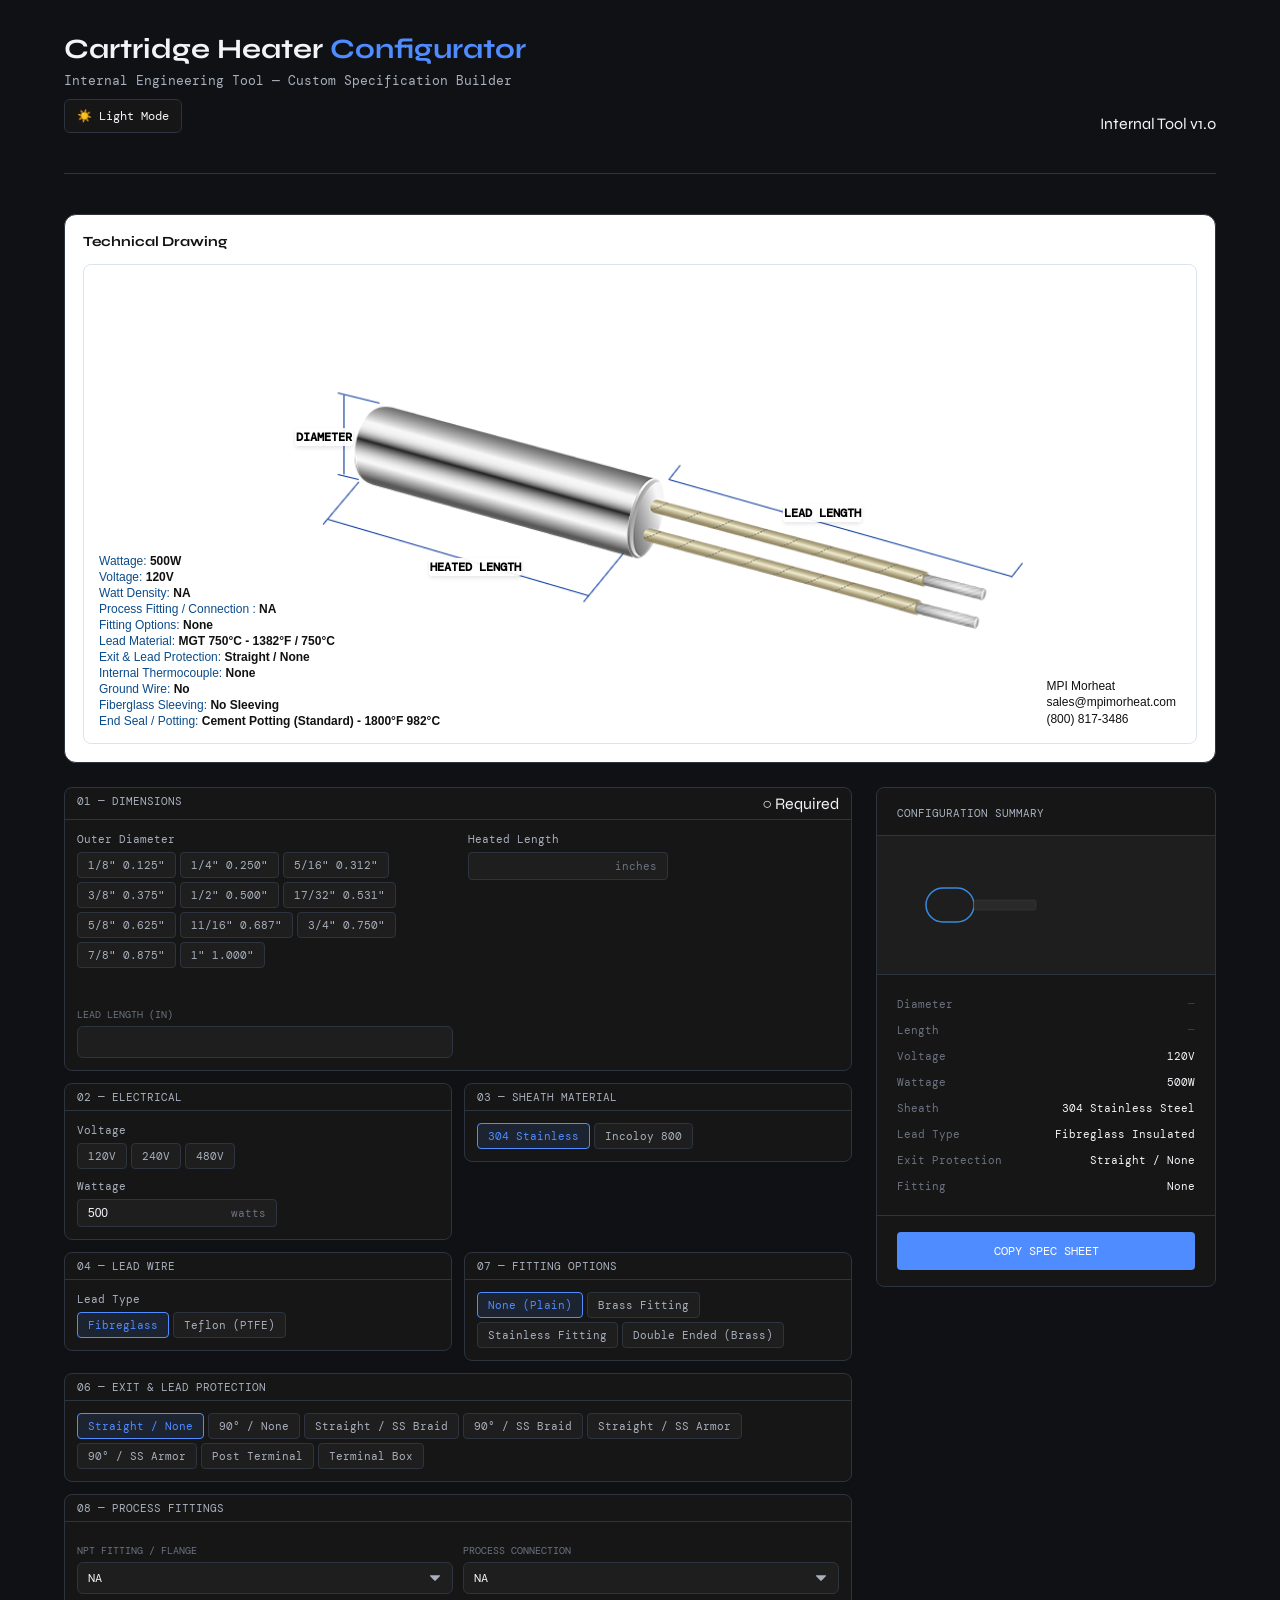
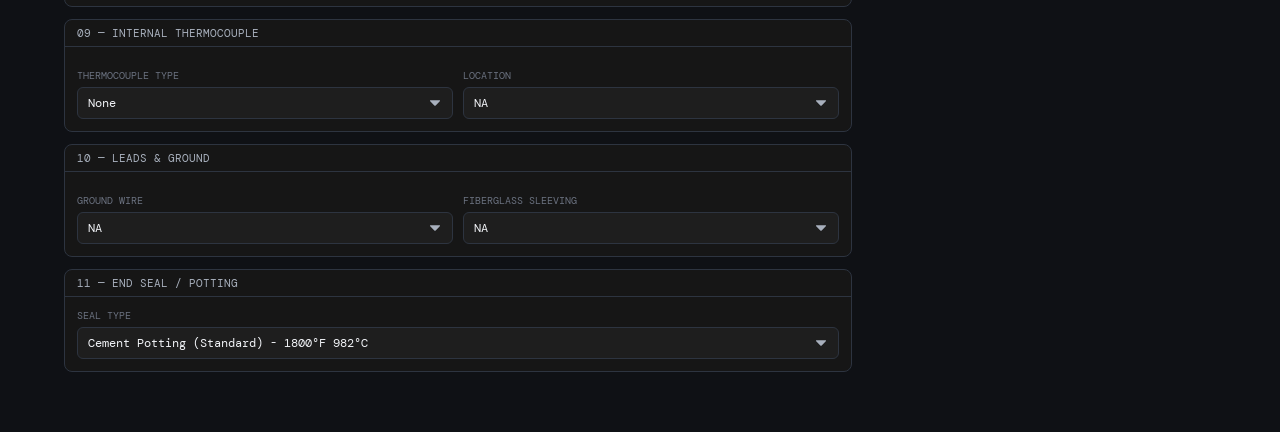
<file: cartridge-heater-configurator.html>
<!DOCTYPE html>
<html lang="en">
<head>
  <meta charset="UTF-8">
  <meta name="viewport" content="width=device-width, initial-scale=1.0">
  <title>Cartridge Heater Configurator</title>
  <link rel="preconnect" href="https://fonts.googleapis.com">
  <link rel="preconnect" href="https://fonts.gstatic.com" crossorigin>
  <link href="https://fonts.googleapis.com/css2?family=DM+Mono:wght@400;500&family=Syne:wght@400;500;600;700&display=swap" rel="stylesheet">
  <link rel="stylesheet" href="styles.css" />
</head>
<body>

<div class="app">
  <header>
    <div class="header-left">
      <h1>Cartridge Heater <span>Configurator</span></h1>
      <p>Internal Engineering Tool — Custom Specification Builder</p>
      <button id="themeToggle" class="theme-toggle">☀️ Light Mode</button>
    </div>
    <div class="header-badge">Internal Tool v1.0</div>
  </header>

  <div class="drawing-panel">
    <div class="drawing-toolbar">
      <span>Technical Drawing</span>
    </div>
      <div class="drawing-stage" id="drawingStage">
        <img id="heaterBaseImage" src="images/base-heater.png" class="heater-image" />
        
        <div class="dim-label" id="dimLength">4.0"</div>
        <div class="dim-label" id="dimDiameter">0.5"</div>
        <div class="dim-label" id="dimLead">12"</div>
        <div class="dim-label" id="dimProt" style="display:none;">2.0"</div>

        <div class="drawing-specs-overlay">
          <div class="specs-col" id="drawingSpecsList">
            </div>
          <div class="contact-col">
            MPI Morheat<br>
            sales@mpimorheat.com<br>
            (800) 817-3486
          </div>
        </div>
      </div>
  </div>

  <div class="layout">
    <div class="config-col sections-grid">

      <div class="section span-2">
        <div class="section-header">
          <span class="section-title">01 — Dimensions</span>
          <span class="section-status status-required" id="st-dims">○ Required</span>
        </div>
        <div class="section-body">
          <div class="two-col">
            <div class="field">
              <div class="field-label">Outer Diameter</div>
              <div class="opts" id="diam-opts">
                <div class="opt" data-group="diam" data-val="0.25" onclick="selectOpt(this)">1/4" <span class="sub">0.250"</span></div>
                <div class="opt" data-group="diam" data-val="0.375" onclick="selectOpt(this)">3/8" <span class="sub">0.375"</span></div>
                <div class="opt" data-group="diam" data-val="0.5" onclick="selectOpt(this)">1/2" <span class="sub">0.500"</span></div>
                <div class="opt" data-group="diam" data-val="0.625" onclick="selectOpt(this)">5/8" <span class="sub">0.625"</span></div>
                <div class="opt" data-group="diam" data-val="0.75" onclick="selectOpt(this)">3/4" <span class="sub">0.750"</span></div>
                <div class="opt" data-group="diam" data-val="1.0" onclick="selectOpt(this)">1" <span class="sub">1.000"</span></div>
              </div>
            </div>
            <div class="field">
              <div class="field-label">Heated Length</div>
              <div class="num-wrap">
                <input type="number" id="length-in" min="0.5" max="48" step="0.5" oninput="updateCalc()">
                <span class="num-unit">inches</span>
              </div>
            </div>
            <div class="input-grid span-2">
              <div class="input-group">
                <label>Lead Length (in)</label>
                <input type="number" id="lead-in" value="" step="1" oninput="updateCalc()">
              </div>
              <div class="input-group" id="prot-len-group" style="display:none;">
                <label>Prot. Length (in)</label>
                <input type="number" id="prot-in" value="" step="0.1" oninput="updateCalc()">
              </div>
            </div>
          </div>
        </div>
      </div>

      <div class="section">
        <div class="section-header">
          <span class="section-title">02 — Electrical</span>
        </div>
        <div class="section-body">
          <div class="field">
            <div class="field-label">Voltage</div>
            <div class="opts" id="volt-opts">
              <div class="opt" data-group="volt" data-val="120" onclick="selectOpt(this)">120V</div>
              <div class="opt" data-group="volt" data-val="240" onclick="selectOpt(this)">240V</div>
              <div class="opt" data-group="volt" data-val="480" onclick="selectOpt(this)">480V</div>
            </div>
          </div>
          <div class="field">
            <div class="field-label">Wattage</div>
            <div class="num-wrap">
              <input type="number" id="watt-in" min="50" max="12000" step="50" placeholder="e.g. 500" oninput="updateCalc()">
              <span class="num-unit">watts</span>
            </div>
          </div>
        </div>
      </div>

      <div class="section">
        <div class="section-header">
          <span class="section-title">03 — Sheath Material</span>
        </div>
        <div class="section-body">
          <div class="opts" id="sheath-opts">
            <div class="opt" data-group="sheath" data-val="ss304" onclick="selectOpt(this)">304 Stainless</div>
            <div class="opt" data-group="sheath" data-val="incoloy800" onclick="selectOpt(this)">Incoloy 800</div>
          </div>
        </div>
      </div>

      <div class="section">
        <div class="section-header">
          <span class="section-title">04 — Lead Wire</span>
        </div>
        <div class="section-body">
          <div class="field">
            <div class="field-label">Lead Type</div>
            <div class="opts" id="lead-opts">
              <div class="opt" data-group="lead" data-val="fiberglass" onclick="selectOpt(this)">Fibreglass</div>
              <div class="opt" data-group="lead" data-val="teflon" onclick="selectOpt(this)">Teflon (PTFE)</div>
            </div>
          </div>
        </div>
      </div>

      <div class="section">
        <div class="section-header">
          <span class="section-title">07 — Fitting Options</span>
        </div>
        <div class="section-body">
          <div class="opts" id="fit-opts">
            <div class="opt selected" data-group="fit" data-val="none" onclick="selectOpt(this)">None (Plain)</div>
            <div class="opt" data-group="fit" data-val="brass" onclick="selectOpt(this)">Brass Fitting</div>
            <div class="opt" data-group="fit" data-val="stainless" onclick="selectOpt(this)">Stainless Fitting</div>
            <div class="opt" data-group="fit" data-val="double" onclick="selectOpt(this)">Double Ended (Brass)</div>
          </div>
        </div>
      </div>

      <div class="section span-2">
        <div class="section-header">
          <span class="section-title">06 — Exit & Lead Protection</span>
        </div>
        <div class="section-body">
          <div class="opts" id="exit-opts">
            <div class="opt selected" data-group="exit" data-val="straight_none" onclick="selectOpt(this)">Straight / None</div>
            <div class="opt" data-group="exit" data-val="90_none" onclick="selectOpt(this)">90° / None</div>
            <div class="opt" data-group="exit" data-val="straight_braid" onclick="selectOpt(this)">Straight / SS Braid</div>
            <div class="opt" data-group="exit" data-val="90_braid" onclick="selectOpt(this)">90° / SS Braid</div>
            <div class="opt" data-group="exit" data-val="straight_armor" onclick="selectOpt(this)">Straight / SS Armor</div>
            <div class="opt" data-group="exit" data-val="90_armor" onclick="selectOpt(this)">90° / SS Armor</div>
            <div class="opt" data-group="exit" data-val="post" onclick="selectOpt(this)">Post Terminal</div>
            <div class="opt" data-group="exit" data-val="box" onclick="selectOpt(this)">Terminal Box</div>
          </div>
        </div>
      </div>

      <div class="section span-2">
        <div class="section-header">
          <span class="section-title">08 — Process Fittings</span>
        </div>
        <div class="section-body">
          <div class="input-grid">
            <div class="input-group">
              <label>NPT Fitting / Flange</label>
              <select id="npt-type" onchange="updateCustomSelect(this, 'nptType')">
                <option value="na">NA</option>
                <option value="npt_process">NPT Process Fitting</option>
                <option value="flange">Flange</option>
              </select>
            </div>
            <div class="input-group">
              <label>Process Connection</label>
              <select id="process-conn" onchange="updateCustomSelect(this, 'processConn')">
                <option value="na">NA</option>
                <option value="1/4_npt">1/4" NPT</option>
                <option value="3/8_npt">3/8" NPT</option>
                <option value="1/2_npt">1/2" NPT</option>
              </select>
            </div>
          </div>
        </div>
      </div>

      <div class="section span-2">
        <div class="section-header">
          <span class="section-title">09 — Internal Thermocouple</span>
        </div>
        <div class="section-body">
          <div class="input-grid">
            <div class="input-group">
              <label>Thermocouple Type</label>
              <select id="tcouple-type" onchange="updateCustomSelect(this, 'tcouple')">
                <option value="none">None</option>
                <option value="type_j">Type J</option>
                <option value="type_k">Type K</option>
              </select>
            </div>
            <div class="input-group">
              <label>Location</label>
              <select id="tcouple-loc" onchange="updateCustomSelect(this, 'tcoupleLoc')">
                <option value="na">NA</option>
                <option value="disk">Disk End</option>
                <option value="middle_sheath">Middle (Sheath Temp)</option>
                <option value="middle_heater">Middle (Heater Temp)</option>
              </select>
            </div>
          </div>
        </div>
      </div>

      <div class="section span-2">
        <div class="section-header">
          <span class="section-title">10 — Leads & Ground</span>
        </div>
        <div class="section-body">
          <div class="input-grid">
            <div class="input-group">
              <label>Ground Wire</label>
              <select id="ground-wire" onchange="updateCustomSelect(this, 'ground')">
                <option value="na">NA</option>
                <option value="yes">Yes</option>
              </select>
            </div>
            <div class="input-group">
              <label>Fiberglass Sleeving</label>
              <select id="fiberglass-sleeve" onchange="updateCustomSelect(this, 'sleeving')">
                <option value="na">NA</option>
                <option value="1_sleeve">1 sleeve over both leads</option>
              </select>
            </div>
          </div>
        </div>
      </div>

      <div class="section span-2">
        <div class="section-header">
          <span class="section-title">11 — End Seal / Potting</span>
        </div>
        <div class="section-body">
          <div class="input-group">
              <label>Seal Type</label>
              <select id="end-seal" onchange="updateCustomSelect(this, 'seal')">
                <option value="cement">Cement Potting (Standard) - 1800°F 982°C</option>
                <option value="teflon">Teflon Seal - 300°F 149°C</option>
              </select>
            </div>
        </div>
      </div>

    </div>

    <div>
      <div class="summary">
        <div class="sum-header">
          <span class="sum-header-title">Configuration Summary</span>
        </div>

        <div class="vis-wrap">
          <svg id="heater-svg" width="280" height="90" viewBox="0 0 280 90">
            <g id="svg-fitting-npt" opacity="0">
              <rect x="185" y="25" width="15" height="40" fill="#666" />
              <rect x="200" y="30" width="8" height="30" fill="#888" />
            </g>
            <rect id="svg-fitting-flange" x="195" y="15" width="8" height="60" fill="#777" opacity="0" />

            <rect id="h-body" x="20" y="28" width="180" height="34" rx="17" fill="#1e1e1e" stroke="#e8622a" stroke-width="1.5"/>
            
            <rect id="svg-hose" x="200" y="38" width="60" height="14" fill="#444" stroke="#666" stroke-width="1" stroke-dasharray="2,2" opacity="0" />
            
            <rect id="h-lead" x="200" y="40" width="62" height="10" rx="2" fill="#2a2a2a" stroke="#3d3d3d" stroke-width="0.5"/>
          </svg>
        </div>

        <div class="spec-list">
          <div class="spec-row"><span class="spec-k">Diameter</span><span class="spec-v empty" id="sv-diam">—</span></div>
          <div class="spec-row"><span class="spec-k">Length</span><span class="spec-v empty" id="sv-len">—</span></div>
          <div class="spec-row"><span class="spec-k">Voltage</span><span class="spec-v empty" id="sv-volt">—</span></div>
          <div class="spec-row"><span class="spec-k">Wattage</span><span class="spec-v empty" id="sv-watt">—</span></div>
          <div class="spec-row"><span class="spec-k">Sheath</span><span class="spec-v empty" id="sv-sheath">—</span></div>
          <div class="spec-row"><span class="spec-k">Lead Type</span><span class="spec-v empty" id="sv-lead">—</span></div>
          <div class="spec-row"><span class="spec-k">Exit Protection</span><span class="spec-v" id="sv-exit">None</span></div>
          <div class="spec-row"><span class="spec-k">Fitting</span><span class="spec-v" id="sv-fit">None</span></div>
        </div>

        <div class="btn-wrap">
          <button class="btn btn-primary" onclick="copySpecToClipboard()">Copy Spec Sheet</button>
        </div>
      </div>
    </div>
  </div>
</div>

<div class="toast" id="toast"></div>
<script src="script.js"></script>
</body>
</html>
</file>
<file: styles.css>
:root {
  --bg: #0f1115;
  --panel: #171a21;
  --surface: #161616;
  --surface2: #1e1e1e;
  --border: #2d3440;
  --border-hover: #3d3d3d;
  --accent: #4f8cff;
  --accent-dim: rgba(79, 140, 255, 0.12);
  --text: #f2f4f8;
  --text-muted: #a8b0bd;
  --text-dim: #6b7280;
  --green: #4caf7d;
  --mono: 'DM Mono', monospace;
  --sans: 'Syne', sans-serif;
}

body.light {
  --bg: #f5f7fb;
  --panel: #ffffff;
  --surface: #ffffff;
  --surface2: #f9fafb;
  --border: #d8dee9;
  --border-hover: #c1c9d6;
  --accent: #2563eb;
  --accent-dim: rgba(37, 99, 235, 0.1);
  --text: #111827;
  --text-muted: #6b7280;
  --text-dim: #9ca3af;
}

*, *::before, *::after { box-sizing: border-box; margin: 0; padding: 0; }

body {
  background: var(--bg);
  color: var(--text);
  font-family: var(--sans);
  min-height: 100vh;
  overflow-x: hidden;
  transition: background 0.3s, color 0.3s;
}

.app {
  max-width: 1200px;
  margin: 0 auto;
  padding: 0 24px 60px;
}

header {
  display: flex;
  align-items: flex-end;
  justify-content: space-between;
  padding: 32px 0 40px;
  border-bottom: 1px solid var(--border);
  margin-bottom: 40px;
  gap: 16px;
}

.header-left h1 { font-size: 28px; margin-bottom: 6px; }
.header-left h1 span { color: var(--accent); }
.header-left p { font-size: 13px; color: var(--text-muted); font-family: var(--mono); }

.theme-toggle {
  border: 1px solid var(--border);
  background: var(--surface);
  color: var(--text);
  padding: 8px 12px;
  border-radius: 6px;
  cursor: pointer;
  margin-top: 10px;
  font-family: var(--mono);
  font-size: 12px;
}

.drawing-panel {
  background: #ffffff;
  color: #111111;
  border: 1px solid var(--border);
  padding: 18px;
  border-radius: 12px;
  margin-bottom: 24px;
}

.drawing-toolbar { 
  font-size: 14px; 
  font-weight: 700; 
  margin-bottom: 14px; 
  display: flex; 
  justify-content: space-between; 
  align-items: center; 
}

.drawing-toolbar-actions {
  display: flex;
  gap: 8px;
}

.drawing-toolbar-btn {
  border: 1px solid #c8d3e0;
  background: #ffffff;
  color: #333;
  padding: 5px 11px;
  border-radius: 5px;
  cursor: pointer;
  font-family: var(--mono);
  font-size: 11px;
  font-weight: 600;
  transition: background 0.15s, border-color 0.15s;
}

.drawing-toolbar-btn:hover {
  background: #f0f4fa;
  border-color: #a0b0c8;
}

.drawing-toolbar-btn:active {
  background: #e4eaf4;
}

.drawing-stage {
  position: relative;
  width: 100%;
  min-height: 480px; /* Increased height to make room for text overlay */
  background: #ffffff;
  border: 1px solid #dbe3ee;
  border-radius: 8px;
  display: flex;
  align-items: center;
  justify-content: center;
  overflow: hidden;
  
}

.heater-image {
  max-width: 70%;
  max-height: 500px; /* Increased from 280px to give 90-deg heaters more vertical room */
  object-fit: contain; 
  transition: opacity 0.2s;
}
.heater-image.small-exit {
  transform: scale(0.75); /* Visually shrinks the image by 30% */
}

.hidden { display: none; }

/* styles.css */
.dim-label {
  position: absolute;
  font-family: var(--mono);
  font-size: 12px;
  font-weight: bold;
  background: rgba(255, 255, 255, 0.9); /* Slightly more opaque */
  color: #000000; /* Force black text */
  padding: 1px 1px;
  border: 0px solid #dbe3ee;
  border-radius: 4px;
  pointer-events: none;
  white-space: nowrap;
  z-index: 100; /* Ensure it sits on top of the image */
  box-shadow: 0 2px 4px rgba(0,0,0,0.1);
  user-select: none;

}

/* NEW: Drawing Specifics Overlay Styling */
.drawing-specs-overlay {
  position: absolute;
  bottom: 15px;
  left: 15px;
  right: 20px;
  display: flex;
  justify-content: space-between;
  align-items: flex-end;
  font-size: 12px;
  font-family: Arial, sans-serif; /* Clean sans-serif matching screenshot */
  pointer-events: none;
  text-align: left;
}

.specs-col {
  display: flex;
  flex-direction: column;
  gap: 2px;
}

.spec-line .sl-lbl {
  color: #0b4b8a; /* Dark blue from website reference */
}

.spec-line .sl-val {
  font-weight: 600;
  color: #111;
}

.contact-col {
  text-align: left;
  color: #111;
  line-height: 1.4;
}

.layout {
  display: grid;
  grid-template-columns: 1fr 340px;
  gap: 24px;
  align-items: start;
}

/* --- COMPACT LAYOUT ENGINE --- */
.sections-grid {
  display: grid;
  grid-template-columns: repeat(auto-fill, minmax(340px, 1fr));
  gap: 12px;
  align-items: start;
}

.sections-grid .section {
  margin-bottom: 0;
}

.sections-grid .section.span-2 {
  grid-column: span 2;
}

.span-2 {
  grid-column: 1 / -1;
}

.dims-grid {
  display: grid;
  grid-template-columns: 1fr auto;
  gap: 16px;
  align-items: start;
}

.dims-right {
  display: flex;
  flex-direction: column;
  gap: 8px;
  min-width: 160px;
}

/* Selects used directly in section-body (not inside .input-group) */
.section-body select {
  width: 100%;
  background: var(--surface2);
  border: 1px solid var(--border);
  border-radius: 6px;
  padding: 7px 10px;
  color: var(--text);
  font-family: var(--mono);
  font-size: 12px;
  outline: none;
  cursor: pointer;
  appearance: none;
  background-image: url("data:image/svg+xml;charset=US-ASCII,%3Csvg%20xmlns%3D%22http%3A%2F%2Fwww.w3.org%2F2000%2Fsvg%22%20width%3D%22292.4%22%20height%3D%22292.4%22%3E%3Cpath%20fill%3D%22%23a8b0bd%22%20d%3D%22M287%2069.4a17.6%2017.6%200%200%200-13-5.4H18.4c-5%200-9.3%201.8-12.9%205.4A17.6%2017.6%200%200%200%200%2082.2c0%205%201.8%209.3%205.4%2012.9l128%20127.9c3.6%203.6%207.8%205.4%2012.8%205.4s9.2-1.8%2012.8-5.4L287%2095c3.5-3.5%205.4-7.8%205.4-12.8%200-5-1.9-9.2-5.5-12.8z%22%2F%3E%3C%2Fsvg%3E");
  background-repeat: no-repeat;
  background-position: right 10px top 50%;
  background-size: 9px auto;
}

.section-body select:focus {
  border-color: var(--accent);
}

@media (max-width: 680px) {
  .sections-grid { grid-template-columns: 1fr; }
  .sections-grid .section.span-2 { grid-column: span 1; }
  .dims-grid { grid-template-columns: 1fr; }
}

.section {
  background: var(--surface);
  border: 1px solid var(--border);
  margin-bottom: 8px;
  border-radius: 8px;
}

.section-header {
  display: flex;
  justify-content: space-between;
  padding: 6px 12px;
  border-bottom: 1px solid var(--border);
}

.section-title {
  font-family: var(--mono);
  font-size: 11px;
  color: var(--text-muted);
  text-transform: uppercase;
}

.section-body {
  padding: 12px;
}

.field {
  margin-bottom: 10px;
}
.field:last-child { margin-bottom: 0; }
.field-label {
  font-family: var(--mono);
  font-size: 11px;
  color: var(--text-muted);
  margin-bottom: 6px;
}

.opts { display: flex; flex-wrap: wrap; gap: 4px; }

.opt {
  padding: 5px 10px;
  border: 1px solid var(--border);
  border-radius: 4px;
  cursor: pointer;
  font-family: var(--mono);
  font-size: 11px;
  color: var(--text-muted);
  background: var(--surface2);
  transition: all 0.15s;
}

.opt:hover { border-color: var(--border-hover); color: var(--text); }
.opt.selected { border-color: var(--accent); color: var(--accent); background: var(--accent-dim); }

.num-wrap {
  display: flex;
  align-items: center;
  border: 1px solid var(--border);
  border-radius: 4px;
  background: var(--surface2);
  max-width: 200px;
}
.num-wrap input {
  background: transparent;
  border: none;
  color: var(--text);
  padding: 6px 10px;
  width: 100%;
  outline: none;
  font-size: 12px;
}
.num-unit { padding: 0 10px; font-family: var(--mono); font-size: 11px; color: var(--text-dim); }

.summary {
  background: var(--surface);
  border: 1px solid var(--border);
  border-radius: 8px;
  position: sticky;
  top: 24px;
}

.sum-header { padding: 14px 20px; border-bottom: 1px solid var(--border); }
.sum-header-title { font-family: var(--mono); font-size: 11px; color: var(--text-muted); text-transform: uppercase; }

.vis-wrap {
  padding: 24px;
  background: var(--surface2);
  display: flex;
  justify-content: center;
  border-bottom: 1px solid var(--border);
}

#heater-svg * { transition: all 0.3s ease; }

.spec-list { padding: 16px 20px; border-bottom: 1px solid var(--border); }
.spec-row { display: flex; justify-content: space-between; padding: 6px 0; }
.spec-k { font-family: var(--mono); font-size: 11px; color: var(--text-dim); }
.spec-v { font-family: var(--mono); font-size: 11px; color: var(--text); }
.spec-v.empty { color: var(--border-hover); }

.btn-wrap { padding: 16px 20px; }
.btn {
  width: 100%;
  padding: 11px 16px;
  font-family: var(--mono);
  font-size: 12px;
  text-transform: uppercase;
  border-radius: 4px;
  cursor: pointer;
  border: none;
}
.btn-primary { background: var(--accent); color: #fff; }

.toast {
  position: fixed;
  bottom: 32px;
  right: 32px;
  background: var(--surface);
  border: 1px solid var(--green);
  color: var(--green);
  font-family: var(--mono);
  font-size: 12px;
  padding: 12px 20px;
  border-radius: 4px;
  transform: translateY(80px);
  opacity: 0;
  transition: all 0.3s;
}
.toast.show { transform: translateY(0); opacity: 1; }

.input-group label {
  display: block;
  font-family: var(--mono);
  font-size: 10px;
  color: var(--text-dim);
  margin-bottom: 5px;
  text-transform: uppercase;
}

.input-group input {
  width: 100%;
  background: var(--surface2);
  border: 1px solid var(--border);
  border-radius: 6px;
  padding: 7px 10px;
  color: var(--text);
  font-family: var(--mono);
  font-size: 12px;
  outline: none;
}

.input-group input:focus {
  border-color: var(--accent);
}

.input-grid {
  display: grid;
  grid-template-columns: 1fr 1fr;
  gap: 10px;
  margin-top: 10px;
  grid-column: span 2; 
}

/* Styling for standard dropdown selects added */
.input-group select {
  width: 100%;
  background: var(--surface2);
  border: 1px solid var(--border);
  border-radius: 6px;
  padding: 7px 10px;
  color: var(--text);
  font-family: var(--mono);
  font-size: 12px;
  outline: none;
  cursor: pointer;
  appearance: none;
  background-image: url("data:image/svg+xml;charset=US-ASCII,%3Csvg%20xmlns%3D%22http%3A%2F%2Fwww.w3.org%2F2000%2Fsvg%22%20width%3D%22292.4%22%20height%3D%22292.4%22%3E%3Cpath%20fill%3D%22%23a8b0bd%22%20d%3D%22M287%2069.4a17.6%2017.6%200%200%200-13-5.4H18.4c-5%200-9.3%201.8-12.9%205.4A17.6%2017.6%200%200%200%200%2082.2c0%205%201.8%209.3%205.4%2012.9l128%20127.9c3.6%203.6%207.8%205.4%2012.8%205.4s9.2-1.8%2012.8-5.4L287%2095c3.5-3.5%205.4-7.8%205.4-12.8%200-5-1.9-9.2-5.5-12.8z%22%2F%3E%3C%2Fsvg%3E");
  background-repeat: no-repeat;
  background-position: right 12px top 50%;
  background-size: 10px auto;
}

.input-group select:focus {
  border-color: var(--accent);
}

/* Internal Layout for Section 01 */
.two-col {
  display: grid;
  grid-template-columns: 1fr 1fr;
  gap: 20px;
}

.tc-overlay {
  position: absolute;
  width: 120px;     /* adjust based on your images */
  height: auto;
  top: 10%;         /* tweak these */
  right: 5%;        /* tweak these */
  pointer-events: none;
}

#drawingStage {
  position: relative;
}

#heaterBaseImage {
  width: 100%;
  display: block;
}

#tcOverlayImage {
  position: absolute;
  top: 10px;
  right: 10px;

  width: 120px;   /* adjust size */
  height: auto;

  pointer-events: none; /* so it doesn’t block clicks */
}

.wd-label {
  position: absolute;
  bottom: 20px;   /* align with your footer */
  left: 20px;     /* adjust until it lines up with MPI text */

  font-size: 16px;   /* bigger than other text */
  font-weight: 600;  /* make it stand out */
  color: #ffffff;

  letter-spacing: 0.5px;
}
</file>
